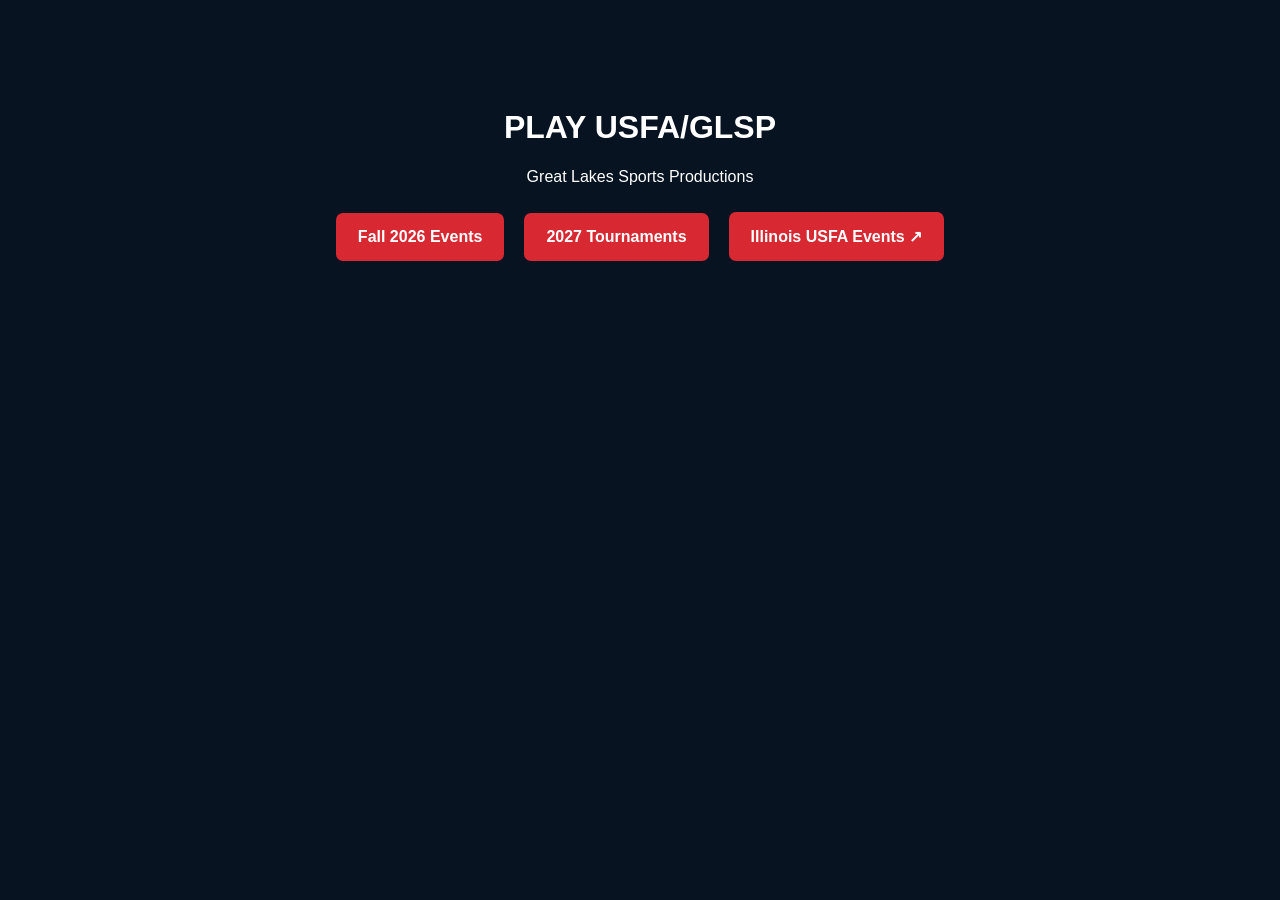
<file: index.html>
<!doctype html><html><head><meta charset="utf-8"><meta name="viewport" content="width=device-width,initial-scale=1"><title>Play USFA/GLSP</title><style>body{font-family:Arial;background:#071321;color:#fff;text-align:center;padding:80px}a{display:inline-block;margin:10px;padding:15px 22px;background:#d82832;color:#fff;text-decoration:none;border-radius:7px;font-weight:bold}</style></head><body><h1>PLAY USFA/GLSP</h1><p>Great Lakes Sports Productions</p><a href="fall-2026.html">Fall 2026 Events</a><a href="tournaments-2027.html">2027 Tournaments</a><a href="https://softball.sincsports.com/eventlist.aspx?tid=USFAIL&season=7" target="_blank">Illinois USFA Events ↗</a></body></html>
</file>
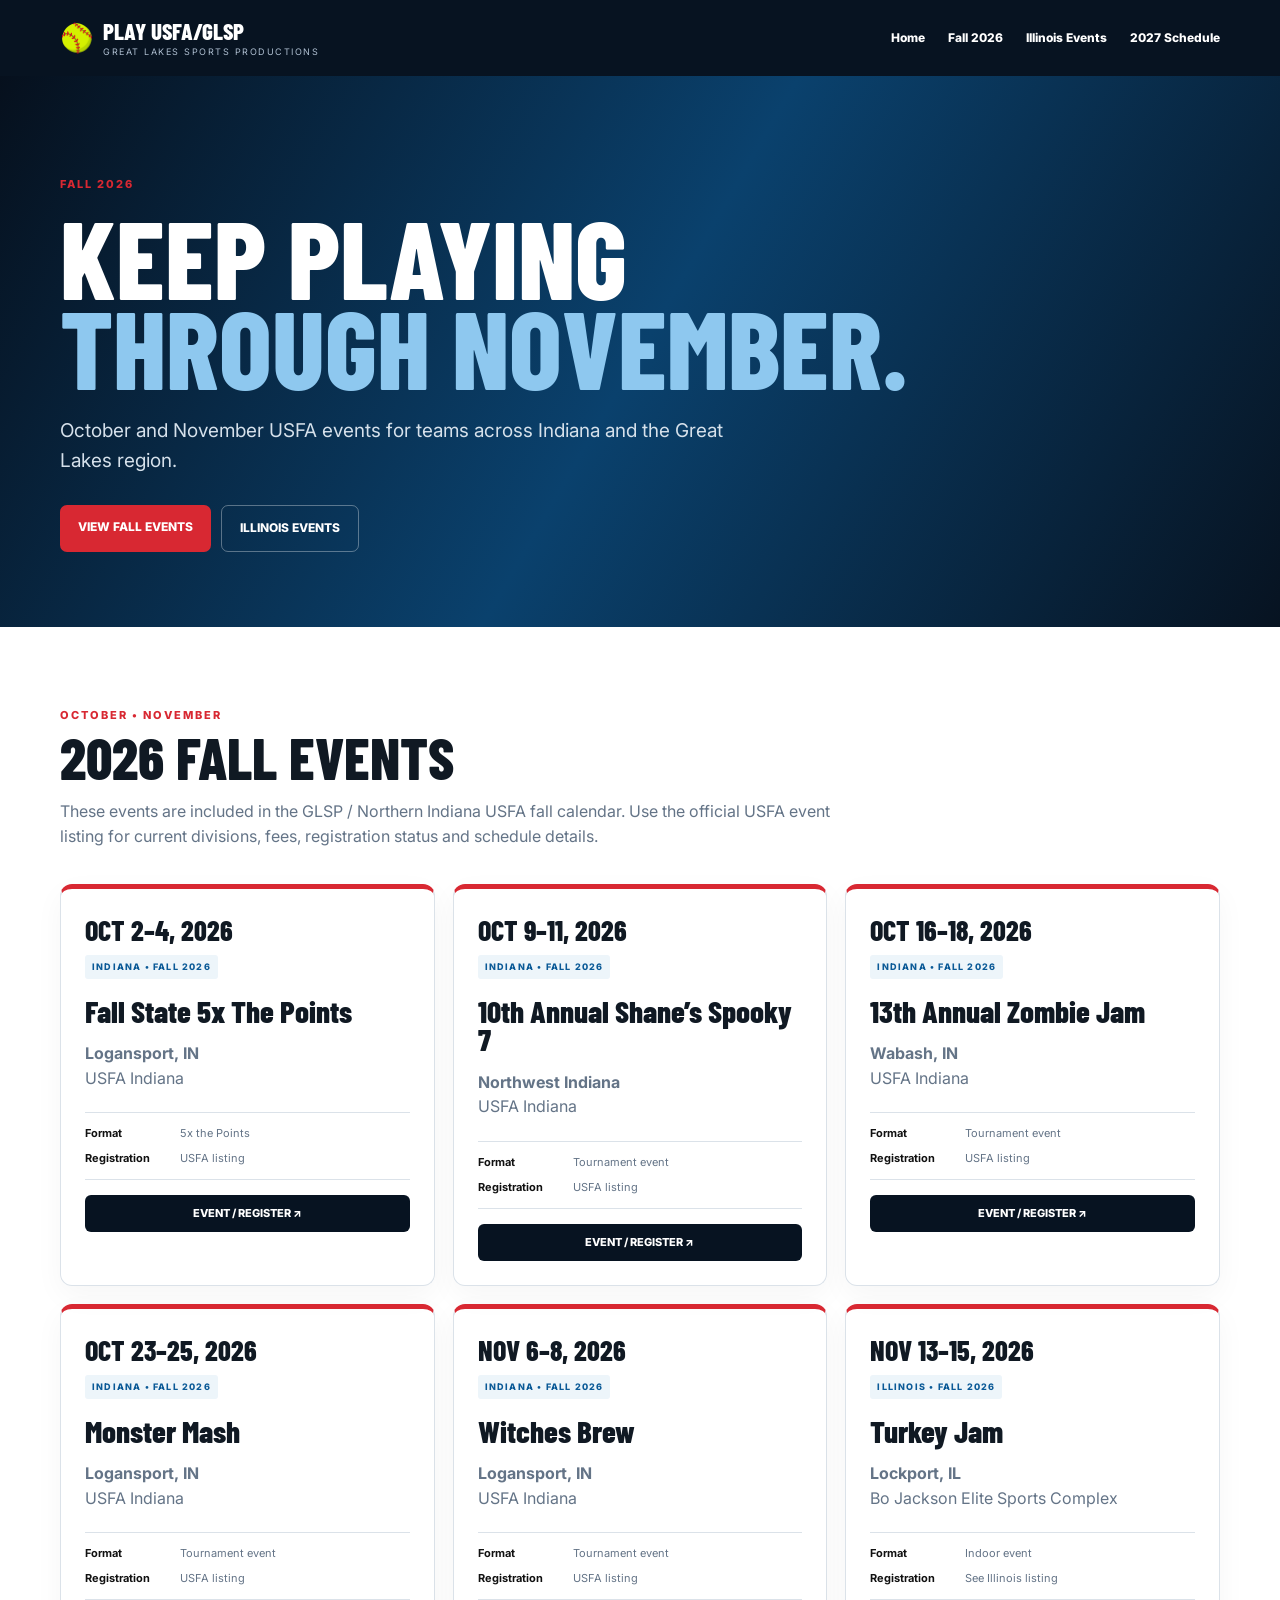
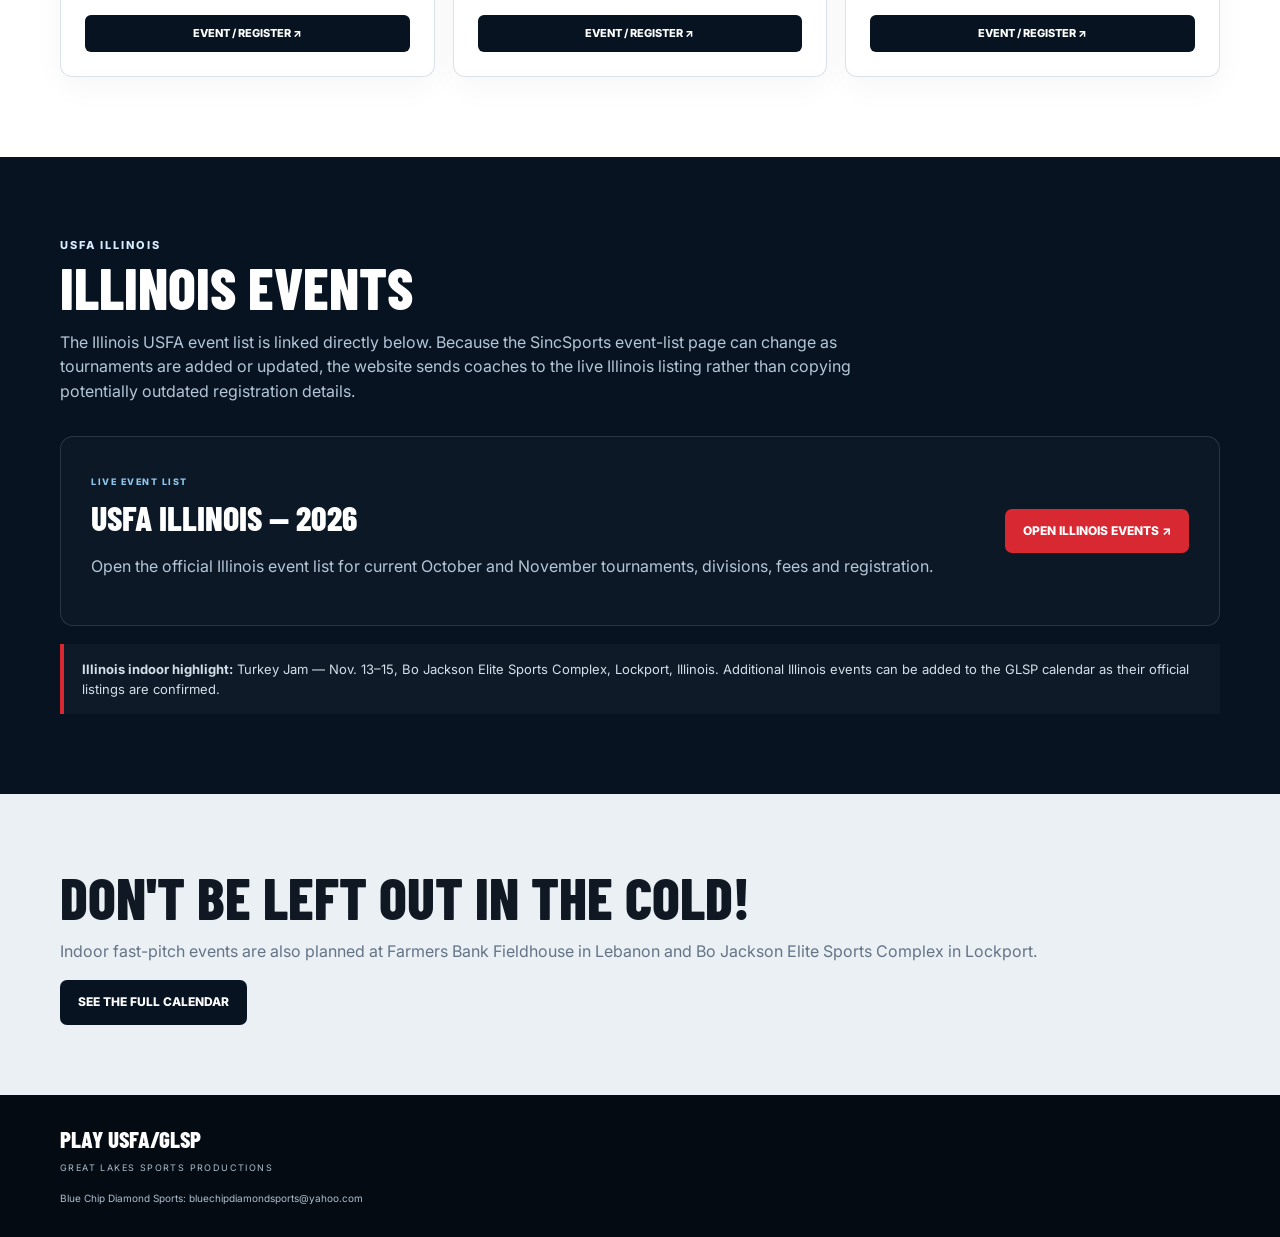
<file: fall-2026.html>
<!doctype html><html lang="en"><head><meta charset="utf-8"><meta name="viewport" content="width=device-width,initial-scale=1"><title>Fall 2026 | Play USFA/GLSP</title><link href="https://fonts.googleapis.com/css2?family=Barlow+Condensed:wght@600;700;800&family=Inter:wght@400;600;700;800&display=swap" rel="stylesheet"><link rel="stylesheet" href="styles.css"></head><body>
<header><div class="wrap nav"><a class="logo" href="index.html">🥎 <span><b>PLAY USFA/GLSP</b><small>Great Lakes Sports Productions</small></span></a><nav><a href="index.html">Home</a><a href="#fall">Fall 2026</a><a href="#illinois">Illinois Events</a><a href="tournaments-2027.html">2027 Schedule</a></nav></div></header>
<section class="hero"><div class="wrap"><div class="kicker">FALL 2026</div><h1>KEEP PLAYING<br><em>THROUGH NOVEMBER.</em></h1><p>October and November USFA events for teams across Indiana and the Great Lakes region.</p><div class="buttons"><a class="btn red" href="#fall">VIEW FALL EVENTS</a><a class="btn outline" href="#illinois">ILLINOIS EVENTS</a></div></div></section>
<section id="fall" class="section"><div class="wrap"><div class="kicker">OCTOBER • NOVEMBER</div><h2>2026 FALL EVENTS</h2><p class="lead">These events are included in the GLSP / Northern Indiana USFA fall calendar. Use the official USFA event listing for current divisions, fees, registration status and schedule details.</p><div class="grid"><article class="card"><div class="date">OCT 2–4, 2026</div><span class="tag">INDIANA • FALL 2026</span><h3>Fall State 5x The Points</h3><p><b>Logansport, IN</b><br>USFA Indiana</p><div class="info"><span><b>Format</b>5x the Points</span><span><b>Registration</b>USFA listing</span></div><a href="https://softball.sincsports.com/eventlist.aspx?tid=USFAIN&season=11&publicView=Y" target="_blank">EVENT / REGISTER ↗</a></article><article class="card"><div class="date">OCT 9–11, 2026</div><span class="tag">INDIANA • FALL 2026</span><h3>10th Annual Shane’s Spooky 7</h3><p><b>Northwest Indiana</b><br>USFA Indiana</p><div class="info"><span><b>Format</b>Tournament event</span><span><b>Registration</b>USFA listing</span></div><a href="https://softball.sincsports.com/eventlist.aspx?tid=USFAIN&season=11&publicView=Y" target="_blank">EVENT / REGISTER ↗</a></article><article class="card"><div class="date">OCT 16–18, 2026</div><span class="tag">INDIANA • FALL 2026</span><h3>13th Annual Zombie Jam</h3><p><b>Wabash, IN</b><br>USFA Indiana</p><div class="info"><span><b>Format</b>Tournament event</span><span><b>Registration</b>USFA listing</span></div><a href="https://softball.sincsports.com/eventlist.aspx?tid=USFAIN&season=11&publicView=Y" target="_blank">EVENT / REGISTER ↗</a></article><article class="card"><div class="date">OCT 23–25, 2026</div><span class="tag">INDIANA • FALL 2026</span><h3>Monster Mash</h3><p><b>Logansport, IN</b><br>USFA Indiana</p><div class="info"><span><b>Format</b>Tournament event</span><span><b>Registration</b>USFA listing</span></div><a href="https://softball.sincsports.com/eventlist.aspx?tid=USFAIN&season=11&publicView=Y" target="_blank">EVENT / REGISTER ↗</a></article><article class="card"><div class="date">NOV 6–8, 2026</div><span class="tag">INDIANA • FALL 2026</span><h3>Witches Brew</h3><p><b>Logansport, IN</b><br>USFA Indiana</p><div class="info"><span><b>Format</b>Tournament event</span><span><b>Registration</b>USFA listing</span></div><a href="https://softball.sincsports.com/eventlist.aspx?tid=USFAIN&season=11&publicView=Y" target="_blank">EVENT / REGISTER ↗</a></article><article class="card"><div class="date">NOV 13–15, 2026</div><span class="tag">ILLINOIS • FALL 2026</span><h3>Turkey Jam</h3><p><b>Lockport, IL</b><br>Bo Jackson Elite Sports Complex</p><div class="info"><span><b>Format</b>Indoor event</span><span><b>Registration</b>See Illinois listing</span></div><a href="https://softball.sincsports.com/eventlist.aspx?tid=USFAIL&season=7" target="_blank">EVENT / REGISTER ↗</a></article></div></div></section>
<section id="illinois" class="section dark"><div class="wrap"><div class="kicker light">USFA ILLINOIS</div><h2>ILLINOIS EVENTS</h2><p class="lead light">The Illinois USFA event list is linked directly below. Because the SincSports event-list page can change as tournaments are added or updated, the website sends coaches to the live Illinois listing rather than copying potentially outdated registration details.</p>
<div class="livebox"><div><span>LIVE EVENT LIST</span><h3>USFA ILLINOIS — 2026</h3><p>Open the official Illinois event list for current October and November tournaments, divisions, fees and registration.</p></div><a class="btn red" href="https://softball.sincsports.com/eventlist.aspx?tid=USFAIL&season=7" target="_blank">OPEN ILLINOIS EVENTS ↗</a></div>
<div class="note"><b>Illinois indoor highlight:</b> Turkey Jam — Nov. 13–15, Bo Jackson Elite Sports Complex, Lockport, Illinois. Additional Illinois events can be added to the GLSP calendar as their official listings are confirmed.</div></div></section>
<section class="cta"><div class="wrap"><h2>DON'T BE LEFT OUT IN THE COLD!</h2><p>Indoor fast-pitch events are also planned at Farmers Bank Fieldhouse in Lebanon and Bo Jackson Elite Sports Complex in Lockport.</p><a class="btn navy" href="tournaments-2027.html">SEE THE FULL CALENDAR</a></div></section>
<footer><div class="wrap"><b>PLAY USFA/GLSP</b><span>Great Lakes Sports Productions</span><small>Blue Chip Diamond Sports: bluechipdiamondsports@yahoo.com</small></div></footer>
</body></html>
</file>
<file: styles.css>
:root{--navy:#071321;--red:#d82832;--blue:#0b5a97;--sky:#8ec8ef;--line:#dbe2e9;--muted:#647487;--cream:#f5f2eb}*{box-sizing:border-box}body{margin:0;font-family:Inter,Arial,sans-serif;color:#101923;line-height:1.55}.wrap{width:min(1160px,92%);margin:auto}header{background:var(--navy);color:#fff}.nav{min-height:76px;display:flex;justify-content:space-between;align-items:center}.logo{color:#fff;text-decoration:none;display:flex;align-items:center;gap:9px;font-size:27px}.logo b{display:block;font:800 23px "Barlow Condensed"}.logo small{display:block;font-size:9px;color:#aebed0;letter-spacing:1.5px;text-transform:uppercase}nav{display:flex;gap:23px}nav a{color:#fff;text-decoration:none;font-size:12px;font-weight:800}.hero{background:linear-gradient(120deg,#06101d,#0a416d,#071321);color:#fff;padding:100px 0 75px}.kicker{font-size:11px;font-weight:800;letter-spacing:2px;color:var(--red)}.hero h1{font:800 clamp(64px,9vw,110px)/.82 "Barlow Condensed";margin:18px 0 25px}.hero em{font-style:normal;color:var(--sky)}.hero p{font-size:19px;color:#d6e1eb;max-width:690px}.buttons{display:flex;gap:10px;margin-top:30px}.btn{display:inline-block;padding:13px 18px;border-radius:7px;text-decoration:none;font-size:12px;font-weight:800}.btn.red{background:var(--red);color:#fff}.btn.outline{border:1px solid #ffffff55;color:#fff}.btn.navy{background:var(--navy);color:#fff}.section{padding:80px 0}.section h2,.cta h2{font:800 58px/.9 "Barlow Condensed";margin:7px 0 15px}.lead{color:var(--muted);max-width:800px}.grid{display:grid;grid-template-columns:repeat(3,1fr);gap:18px;margin-top:35px}.card{border:1px solid var(--line);border-top:5px solid var(--red);border-radius:12px;padding:24px;box-shadow:0 10px 30px #0713210a}.date{font:800 28px "Barlow Condensed"}.tag{display:inline-block;background:#edf5fa;color:var(--blue);font-size:9px;font-weight:800;letter-spacing:1.2px;padding:5px 7px;border-radius:3px;margin-top:8px}.card h3{font:800 31px/.92 "Barlow Condensed";margin:18px 0 8px}.card p{color:var(--muted);min-height:55px}.info{border-top:1px solid var(--line);border-bottom:1px solid var(--line);padding:12px 0;margin:15px 0;display:grid;gap:8px;font-size:11px;color:var(--muted)}.info b{display:inline-block;width:95px;color:#111}.card>a{display:block;text-align:center;background:var(--navy);color:#fff;padding:10px;border-radius:6px;font-size:11px;font-weight:800;text-decoration:none}.dark{background:var(--navy);color:#fff}.dark .lead{color:#b5c6d7}.light{color:#d9edff}.livebox{margin-top:32px;padding:30px;border:1px solid #ffffff20;background:#ffffff06;border-radius:13px;display:flex;justify-content:space-between;align-items:center;gap:30px}.livebox span{font-size:9px;letter-spacing:1.5px;font-weight:800;color:var(--sky)}.livebox h3{font:800 34px "Barlow Condensed";margin:5px 0}.livebox p{color:#b5c6d7}.note{margin-top:18px;padding:15px 18px;border-left:4px solid var(--red);background:#ffffff08;color:#d3dfe9;font-size:13px}.cta{padding:70px 0;background:#eaf0f4}.cta p{color:var(--muted)}footer{background:#050b13;color:#aebed0;padding:30px 0}footer b{display:block;color:#fff;font:800 23px "Barlow Condensed"}footer span{font-size:9px;text-transform:uppercase;letter-spacing:1.4px}footer small{display:block;margin-top:14px;font-size:10px}@media(max-width:850px){nav{display:none}.grid{grid-template-columns:1fr 1fr}.livebox{flex-direction:column;align-items:flex-start}}@media(max-width:560px){.grid{grid-template-columns:1fr}.section h2,.cta h2{font-size:45px}.hero h1{font-size:63px}.buttons{flex-wrap:wrap}}
</file>
